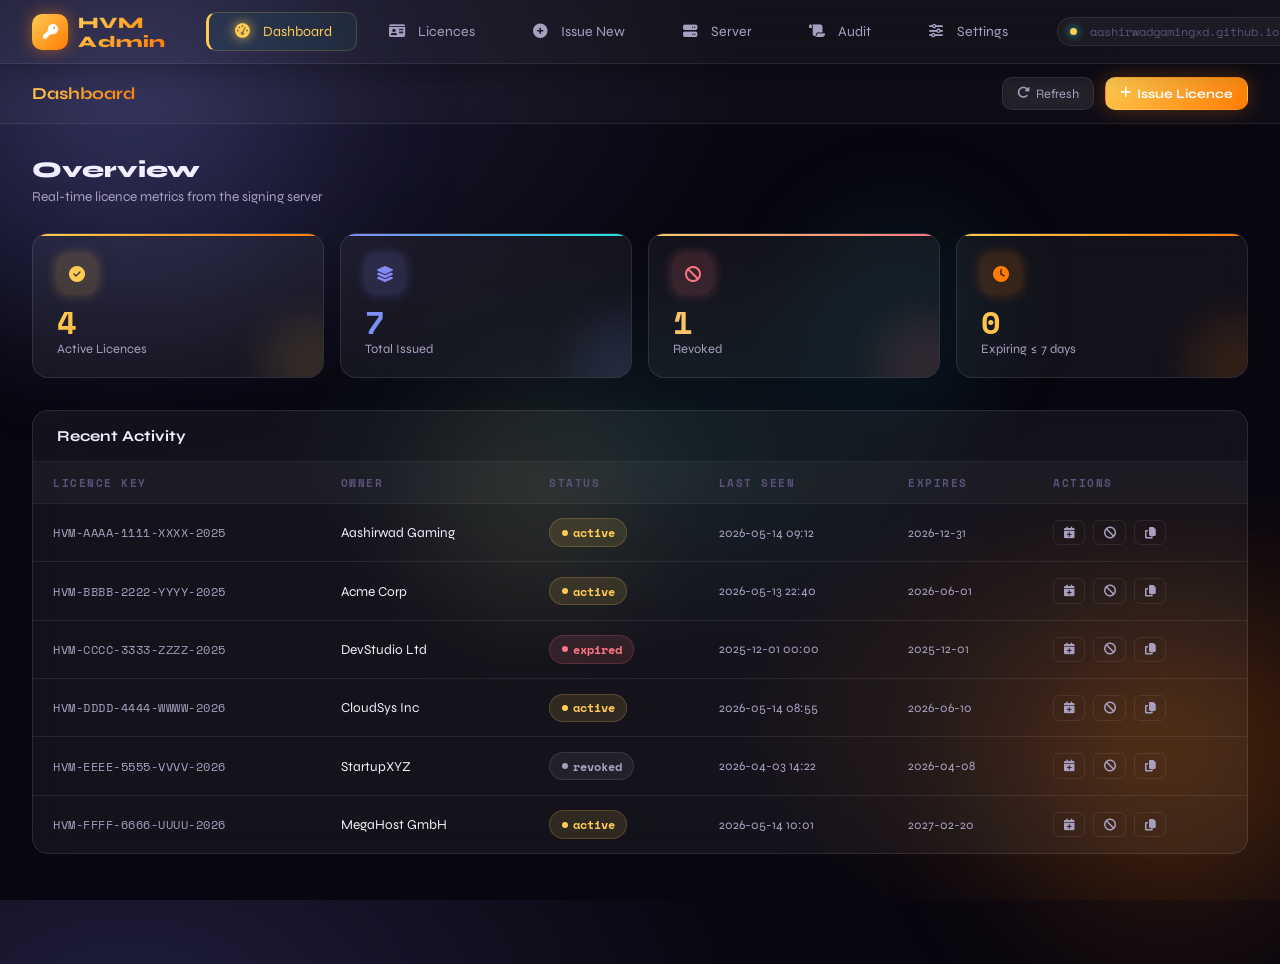
<file: index.html>
<!DOCTYPE html>
<html lang="en">
<head>
  <meta charset="UTF-8" />
  <meta name="viewport" content="width=device-width, initial-scale=1.0" />
  <title>HVM License Admin — Control Centre</title>
  <link rel="preconnect" href="https://fonts.googleapis.com" />
  <link href="https://fonts.googleapis.com/css2?family=Space+Mono:wght@400;700&family=Syne:wght@400;600;700;800&display=swap" rel="stylesheet" />
  <link rel="stylesheet" href="https://cdnjs.cloudflare.com/ajax/libs/font-awesome/6.5.0/css/all.min.css" />
  <style>
    /* ─── RESET & ROOT ─────────────────────────────────────── */
    *, *::before, *::after { box-sizing: border-box; margin: 0; padding: 0; }

    :root {
      --bg:        #08060f;
      --surface:   rgba(255,255,255,.04);
      --card:      rgba(255,255,255,.06);
      --line:      rgba(255,255,255,.08);
      --accent:    #FFCB52;
      --accent2:   #FF7B02;
      --pink:      #FC7683;
      --yellow:    #FACD68;
      --purple:    #8588F7;
      --teal:      #1DE5E2;
      --danger:    #FC7683;
      --warn:      #FFCB52;
      --txt:       #f0eeff;
      --txt2:      #a89fc0;
      --txt3:      #5a527a;
      --radius:    16px;
      --mono:      'Space Mono', monospace;
      --sans:      'Syne', sans-serif;
      --g1:        linear-gradient(135deg, #FACD68, #FC7683);
      --g2:        linear-gradient(135deg, #FFCB52, #FF7B02);
      --g3:        linear-gradient(135deg, #8588F7, #1DE5E2);
    }

    html { height: 100%; scroll-behavior: smooth; }

    body {
      background: var(--bg);
      background-image:
        radial-gradient(ellipse 80% 60% at 10% 10%, rgba(133,136,247,.18) 0%, transparent 60%),
        radial-gradient(ellipse 60% 50% at 90% 80%, rgba(255,123,2,.15) 0%, transparent 55%),
        radial-gradient(ellipse 50% 40% at 50% 50%, rgba(29,229,226,.08) 0%, transparent 60%);
      color: var(--txt);
      font-family: var(--sans);
      min-height: 100vh;
      overflow-x: hidden;
    }

    /* ─── AMBIENT CIRCLES ────────────────────────────────────  */
    body::before, body::after {
      content: '';
      position: fixed; border-radius: 50%; pointer-events: none; z-index: 0;
      filter: blur(80px); opacity: .25;
    }
    body::before {
      width: 500px; height: 500px;
      background: radial-gradient(circle, #8588F7, transparent 70%);
      top: -120px; left: -120px;
      animation: drift1 12s ease-in-out infinite alternate;
    }
    body::after {
      width: 420px; height: 420px;
      background: radial-gradient(circle, #FF7B02, transparent 70%);
      bottom: -100px; right: -100px;
      animation: drift2 14s ease-in-out infinite alternate;
    }
    @keyframes drift1 { from{transform:translate(0,0)} to{transform:translate(60px,40px)} }
    @keyframes drift2 { from{transform:translate(0,0)} to{transform:translate(-50px,-30px)} }

    /* ─── EXTRA CIRCLE DECORATIONS ───────────────────────────  */
    .circle-deco {
      position: fixed; border-radius: 50%; pointer-events: none; z-index: 0;
      filter: blur(60px); opacity: .15;
    }
    .circle-deco.c1 {
      width: 300px; height: 300px;
      background: radial-gradient(circle, #FACD68, transparent 70%);
      top: 40%; left: 30%;
      animation: drift1 10s ease-in-out infinite alternate;
    }
    .circle-deco.c2 {
      width: 250px; height: 250px;
      background: radial-gradient(circle, #1DE5E2, transparent 70%);
      top: 20%; right: 20%;
      animation: drift2 16s ease-in-out infinite alternate;
    }

    /* ─── NAVBAR (replaces sidebar on top) ──────────────────  */
    .navbar {
      position: fixed; top: 0; left: 0; right: 0;
      height: 64px;
      background: rgba(255,255,255,.05);
      backdrop-filter: blur(20px);
      -webkit-backdrop-filter: blur(20px);
      border-bottom: 1px solid rgba(255,255,255,.08);
      display: flex; align-items: center;
      padding: 0 2rem; gap: 1.5rem;
      z-index: 200;
      box-shadow: 0 4px 30px rgba(0,0,0,.3);
    }
    .navbar-brand {
      display: flex; align-items: center; gap: .65rem;
      margin-right: 1rem;
      text-decoration: none;
    }
    .navbar-icon {
      width: 36px; height: 36px; border-radius: 10px;
      background: var(--g2);
      display: flex; align-items: center; justify-content: center;
      font-size: .95rem; color: #fff; flex-shrink: 0;
      box-shadow: 0 0 16px rgba(255,123,2,.5);
    }
    .navbar-title {
      font-weight: 800; font-size: 1rem;
      background: var(--g2);
      -webkit-background-clip: text; -webkit-text-fill-color: transparent;
      letter-spacing: .5px;
    }
    .navbar-links {
      display: flex; align-items: center; gap: .25rem; flex: 1;
    }
    .nav-item {
      display: flex; align-items: center; gap: .5rem;
      padding: .5rem .9rem;
      border-radius: 10px;
      cursor: pointer;
      font-size: .85rem; color: var(--txt2);
      transition: all .2s;
      border: 1px solid transparent;
      user-select: none; white-space: nowrap;
    }
    .nav-item:hover {
      color: var(--txt);
      background: rgba(255,255,255,.06);
    }
    .nav-item.active {
      background: rgba(255,203,82,.08);
      border-color: rgba(255,203,82,.2);
      color: var(--accent);
    }
    .nav-item.active i { filter: drop-shadow(0 0 6px var(--accent)); }
    .nav-item i { font-size: .85rem; }
    .navbar-actions { display: flex; gap: .6rem; align-items: center; margin-left: auto; }
    .server-dot {
      display: inline-block; width: 7px; height: 7px;
      background: var(--teal); border-radius: 50%;
      box-shadow: 0 0 8px var(--teal);
      animation: blink 2s infinite;
    }
    .navbar-status {
      font-size: .72rem; font-family: var(--mono);
      color: var(--txt3); display: flex; align-items: center; gap: .4rem;
      padding: .3rem .75rem;
      background: rgba(255,255,255,.04);
      border: 1px solid var(--line); border-radius: 20px;
    }

    /* ─── SIDEBAR (hidden — replaced by navbar) ──────────────  */
    .sidebar {
      display: none;
    }

    .brand {
      padding: 1.75rem 1.5rem 1.5rem;
      border-bottom: 1px solid var(--line);
      margin-bottom: 1rem;
    }
    .brand-logo {
      display: flex; align-items: center; gap: .65rem;
    }
    .brand-icon {
      width: 36px; height: 36px;
      background: linear-gradient(135deg, var(--accent2), var(--accent));
      border-radius: 9px;
      display: flex; align-items: center; justify-content: center;
      font-size: .95rem; color: #fff;
      flex-shrink: 0;
    }
    .brand-name {
      font-weight: 800; font-size: 1.05rem;
      letter-spacing: .5px;
      background: linear-gradient(90deg, var(--accent), var(--accent2));
      -webkit-background-clip: text; -webkit-text-fill-color: transparent;
    }
    .brand-sub {
      font-size: .7rem; color: var(--txt3); margin-top: .2rem;
      font-family: var(--mono);
    }

    .nav-label {
      font-size: .65rem; font-family: var(--mono);
      color: var(--txt3); letter-spacing: 2px;
      padding: .6rem 1.5rem .3rem;
      text-transform: uppercase;
    }

    .nav-item {
      display: flex; align-items: center; gap: .75rem;
      padding: .65rem 1.5rem;
      cursor: pointer;
      border-left: 3px solid transparent;
      transition: all .2s;
      font-size: .88rem; color: var(--txt2);
      user-select: none;
    }
    .nav-item:hover { color: var(--txt); background: rgba(255,255,255,.03); }
    .nav-item.active {
      color: var(--accent);
      border-left-color: var(--accent);
      background: rgba(0,245,196,.05);
    }
    .nav-item i { width: 18px; text-align: center; font-size: .9rem; }

    .sidebar-footer {
      margin-top: auto; padding: 1rem 1.5rem;
      border-top: 1px solid var(--line);
      font-size: .75rem; color: var(--txt3);
      font-family: var(--mono);
    }
    .server-dot {
      display: inline-block; width: 7px; height: 7px;
      background: var(--accent); border-radius: 50%;
      margin-right: .4rem; vertical-align: middle;
      animation: blink 2s infinite;
    }
    @keyframes blink { 0%,100%{opacity:1} 50%{opacity:.3} }

    /* ─── MAIN ───────────────────────────────────────────────  */
    .main {
      margin-left: 0;
      margin-top: 64px;
      min-height: 100vh;
      position: relative; z-index: 1;
    }

    .topbar {
      height: 60px;
      display: flex; align-items: center; justify-content: space-between;
      padding: 0 2rem;
      border-bottom: 1px solid var(--line);
      background: rgba(255,255,255,.03);
      backdrop-filter: blur(10px);
      position: sticky; top: 64px; z-index: 50;
    }
    .topbar-title { font-size: 1.05rem; font-weight: 700; }
    .topbar-title span {
      background: var(--g2);
      -webkit-background-clip: text; -webkit-text-fill-color: transparent;
    }
    .topbar-actions { display: flex; gap: .75rem; align-items: center; }
    .tb-btn {
      background: rgba(255,255,255,.06);
      border: 1px solid rgba(255,255,255,.1);
      color: var(--txt2);
      padding: .45rem .85rem;
      border-radius: 10px;
      font-family: var(--sans);
      font-size: .8rem; cursor: pointer;
      display: flex; align-items: center; gap: .4rem;
      transition: all .2s;
      backdrop-filter: blur(6px);
    }
    .tb-btn:hover { color: var(--txt); border-color: rgba(255,203,82,.3); }
    .tb-btn.primary {
      background: var(--g2);
      border-color: transparent; color: #fff; font-weight: 700;
      box-shadow: 0 0 20px rgba(255,123,2,.3);
    }
    .tb-btn.primary:hover { transform: translateY(-1px); box-shadow: 0 0 28px rgba(255,123,2,.5); }

    /* ─── PAGES ──────────────────────────────────────────────  */
    .page { display: none; padding: 2rem; }
    .page.active { display: block; }

    /* ─── SECTION HEADER ─────────────────────────────────────  */
    .sec-head {
      display: flex; align-items: flex-start; justify-content: space-between;
      margin-bottom: 1.75rem; gap: 1rem; flex-wrap: wrap;
    }
    .sec-head h2 { font-size: 1.4rem; font-weight: 800; }
    .sec-head p { font-size: .85rem; color: var(--txt2); margin-top: .3rem; }

    /* ─── STAT CARDS ─────────────────────────────────────────  */
    .stats-grid {
      display: grid;
      grid-template-columns: repeat(auto-fit, minmax(200px, 1fr));
      gap: 1rem;
      margin-bottom: 2rem;
    }
    .stat-card {
      background: rgba(255,255,255,.05);
      backdrop-filter: blur(16px);
      -webkit-backdrop-filter: blur(16px);
      border: 1px solid rgba(255,255,255,.1);
      border-radius: var(--radius);
      padding: 1.25rem 1.5rem;
      position: relative; overflow: hidden;
      transition: transform .2s, box-shadow .2s;
    }
    .stat-card:hover { transform: translateY(-3px); }
    .stat-card::before {
      content: '';
      position: absolute; top: 0; left: 0; right: 0; height: 2px;
      border-radius: var(--radius) var(--radius) 0 0;
    }
    .stat-card::after {
      content: '';
      position: absolute; bottom: -40px; right: -40px;
      width: 100px; height: 100px; border-radius: 50%;
      opacity: .12; filter: blur(20px);
    }
    .stat-card.green::before { background: var(--g2); }
    .stat-card.green::after  { background: var(--accent); }
    .stat-card.green:hover   { box-shadow: 0 0 30px rgba(255,203,82,.15); }
    .stat-card.blue::before  { background: var(--g3); }
    .stat-card.blue::after   { background: var(--purple); }
    .stat-card.blue:hover    { box-shadow: 0 0 30px rgba(133,136,247,.15); }
    .stat-card.red::before   { background: var(--g1); }
    .stat-card.red::after    { background: var(--pink); }
    .stat-card.red:hover     { box-shadow: 0 0 30px rgba(252,118,131,.15); }
    .stat-card.orange::before { background: var(--g2); }
    .stat-card.orange::after  { background: var(--accent2); }
    .stat-card.orange:hover   { box-shadow: 0 0 30px rgba(255,123,2,.15); }

    .stat-icon {
      width: 40px; height: 40px; border-radius: 10px;
      display: flex; align-items: center; justify-content: center;
      font-size: 1rem; margin-bottom: .75rem;
    }
    .stat-card.green .stat-icon  { background: rgba(255,203,82,.15); color: var(--accent); box-shadow: 0 0 12px rgba(255,203,82,.3); }
    .stat-card.blue .stat-icon   { background: rgba(133,136,247,.15); color: var(--purple); box-shadow: 0 0 12px rgba(133,136,247,.3); }
    .stat-card.red .stat-icon    { background: rgba(252,118,131,.15); color: var(--pink); box-shadow: 0 0 12px rgba(252,118,131,.3); }
    .stat-card.orange .stat-icon { background: rgba(255,123,2,.15); color: var(--accent2); box-shadow: 0 0 12px rgba(255,123,2,.3); }

    .stat-num {
      font-size: 2rem; font-weight: 800; line-height: 1;
      font-family: var(--mono); margin-bottom: .2rem;
    }
    .stat-card.green .stat-num  { background: var(--g2); -webkit-background-clip: text; -webkit-text-fill-color: transparent; }
    .stat-card.blue .stat-num   { background: var(--g3); -webkit-background-clip: text; -webkit-text-fill-color: transparent; }
    .stat-card.red .stat-num    { background: var(--g1); -webkit-background-clip: text; -webkit-text-fill-color: transparent; }
    .stat-card.orange .stat-num { background: var(--g2); -webkit-background-clip: text; -webkit-text-fill-color: transparent; }
    .stat-lbl { font-size: .8rem; color: var(--txt2); }

    /* ─── TABLE ──────────────────────────────────────────────  */
    .table-wrap {
      background: rgba(255,255,255,.05);
      backdrop-filter: blur(16px);
      -webkit-backdrop-filter: blur(16px);
      border: 1px solid rgba(255,255,255,.1);
      border-radius: var(--radius);
      overflow: hidden;
    }
    .table-header {
      padding: 1rem 1.5rem;
      border-bottom: 1px solid rgba(255,255,255,.07);
      display: flex; align-items: center; justify-content: space-between;
      gap: 1rem; flex-wrap: wrap;
    }
    .table-title { font-weight: 700; font-size: .95rem; }
    .search-wrap {
      position: relative;
    }
    .search-wrap input {
      background: rgba(255,255,255,.03);
      border: 1px solid var(--line);
      border-radius: 8px;
      color: var(--txt);
      padding: .5rem .85rem .5rem 2.25rem;
      font-family: var(--mono);
      font-size: .8rem; width: 220px;
      transition: border-color .2s;
    }
    .search-wrap input:focus { outline: none; border-color: var(--accent2); }
    .search-wrap i {
      position: absolute; left: .75rem; top: 50%;
      transform: translateY(-50%); color: var(--txt3); font-size: .8rem;
    }

    table { width: 100%; border-collapse: collapse; }
    thead th {
      text-align: left; padding: .75rem 1.25rem;
      font-size: .7rem; font-family: var(--mono);
      color: var(--txt3); letter-spacing: 1.5px; text-transform: uppercase;
      border-bottom: 1px solid var(--line);
      background: rgba(255,255,255,.03);
    }
    tbody tr { border-bottom: 1px solid var(--line); transition: background .15s; }
    tbody tr:last-child { border-bottom: none; }
    tbody tr:hover { background: rgba(255,255,255,.02); }
    tbody td { padding: .9rem 1.25rem; font-size: .85rem; }

    .badge {
      display: inline-flex; align-items: center; gap: .35rem;
      padding: .3rem .7rem; border-radius: 20px;
      font-size: .72rem; font-family: var(--mono); font-weight: 700;
    }
    .badge.active   { background: rgba(255,203,82,.12); color: var(--accent); border: 1px solid rgba(255,203,82,.2); }
    .badge.expired  { background: rgba(252,118,131,.12); color: var(--pink); border: 1px solid rgba(252,118,131,.2); }
    .badge.pending  { background: rgba(133,136,247,.12); color: var(--purple); border: 1px solid rgba(133,136,247,.2); }
    .badge.revoked  { background: rgba(255,255,255,.06); color: var(--txt2); border: 1px solid rgba(255,255,255,.1); }
    .badge-dot { width: 6px; height: 6px; border-radius: 50%; background: currentColor; }

    .key-mono {
      font-family: var(--mono); font-size: .78rem;
      color: var(--txt2); letter-spacing: .5px;
    }
    .action-btn {
      background: none; border: 1px solid var(--line);
      border-radius: 6px; color: var(--txt2);
      padding: .3rem .6rem; cursor: pointer;
      font-size: .75rem; transition: all .2s;
      margin-right: .3rem;
    }
    .action-btn:hover { color: var(--txt); border-color: var(--txt2); }
    .action-btn.danger:hover { color: var(--danger); border-color: var(--danger); }
    .action-btn.success:hover { color: var(--accent); border-color: var(--accent); }

    /* ─── MODAL ──────────────────────────────────────────────  */
    .modal-bg {
      display: none; position: fixed; inset: 0;
      background: rgba(0,0,0,.7);
      backdrop-filter: blur(4px);
      z-index: 200;
      align-items: center; justify-content: center;
    }
    .modal-bg.open { display: flex; }
    .modal {
      background: rgba(20,15,35,.85);
      backdrop-filter: blur(24px);
      -webkit-backdrop-filter: blur(24px);
      border: 1px solid rgba(255,255,255,.12);
      border-radius: 20px;
      padding: 2rem;
      width: 100%; max-width: 480px;
      position: relative;
      animation: popIn .25s cubic-bezier(.34,1.56,.64,1);
      box-shadow: 0 0 60px rgba(133,136,247,.15), 0 20px 60px rgba(0,0,0,.5);
    }
    @keyframes popIn {
      from { transform: scale(.92); opacity: 0; }
      to   { transform: scale(1);   opacity: 1; }
    }
    .modal-close {
      position: absolute; top: 1rem; right: 1rem;
      background: none; border: none; color: var(--txt2);
      font-size: 1.1rem; cursor: pointer; transition: color .2s;
    }
    .modal-close:hover { color: var(--txt); }
    .modal h3 { font-size: 1.15rem; font-weight: 800; margin-bottom: .5rem; }
    .modal p  { font-size: .85rem; color: var(--txt2); margin-bottom: 1.25rem; }

    .form-field { margin-bottom: 1.1rem; }
    .form-field label {
      display: block; font-size: .78rem; color: var(--txt2);
      font-family: var(--mono); margin-bottom: .4rem; text-transform: uppercase; letter-spacing: 1px;
    }
    .form-field input, .form-field select, .form-field textarea {
      width: 100%;
      background: rgba(255,255,255,.06);
      border: 1px solid rgba(255,255,255,.1);
      border-radius: 10px;
      color: var(--txt); padding: .7rem 1rem;
      font-family: var(--mono); font-size: .85rem;
      transition: all .2s;
      backdrop-filter: blur(6px);
    }
    .form-field input:focus, .form-field select:focus, .form-field textarea:focus {
      outline: none;
      border-color: rgba(255,203,82,.4);
      box-shadow: 0 0 0 3px rgba(255,203,82,.1), 0 0 20px rgba(255,203,82,.1);
    }
    .form-field select option { background: var(--surface); }
    .form-row { display: grid; grid-template-columns: 1fr 1fr; gap: .75rem; }

    .modal-actions { display: flex; gap: .75rem; justify-content: flex-end; margin-top: 1.5rem; }
    .btn-cancel {
      background: rgba(255,255,255,.03); border: 1px solid var(--line);
      color: var(--txt2); padding: .6rem 1.2rem; border-radius: 8px;
      font-family: var(--sans); cursor: pointer; font-size: .85rem;
      transition: all .2s;
    }
    .btn-cancel:hover { color: var(--txt); }
    .btn-create {
      background: var(--g2);
      border: none; color: #fff; padding: .6rem 1.4rem; border-radius: 10px;
      font-family: var(--sans); font-weight: 700; cursor: pointer; font-size: .85rem;
      transition: all .2s;
      box-shadow: 0 0 20px rgba(255,123,2,.25);
    }
    .btn-create:hover { transform: translateY(-2px); box-shadow: 0 0 32px rgba(255,123,2,.45); }

    /* ─── GENERATED KEY DISPLAY ──────────────────────────────  */
    .key-display {
      background: rgba(255,203,82,.06);
      border: 1px solid rgba(255,203,82,.3);
      border-radius: 12px;
      padding: 1rem 1.25rem;
      font-family: var(--mono);
      font-size: .85rem;
      color: var(--accent);
      letter-spacing: 1px;
      word-break: break-all;
      margin-bottom: 1rem;
      position: relative;
      box-shadow: 0 0 20px rgba(255,203,82,.1);
    }
    .copy-btn {
      position: absolute; right: .75rem; top: .75rem;
      background: rgba(255,203,82,.1); border: 1px solid rgba(255,203,82,.3);
      border-radius: 6px; padding: .25rem .55rem;
      font-size: .7rem; color: var(--accent); cursor: pointer;
      transition: all .2s; font-family: var(--sans);
    }
    .copy-btn:hover { background: rgba(255,203,82,.25); box-shadow: 0 0 10px rgba(255,203,82,.2); }

    /* ─── SERVER STATUS ──────────────────────────────────────  */
    .status-grid {
      display: grid; grid-template-columns: repeat(auto-fit, minmax(280px, 1fr));
      gap: 1rem; margin-bottom: 2rem;
    }
    .status-card {
      background: rgba(255,255,255,.05);
      backdrop-filter: blur(16px);
      border: 1px solid rgba(255,255,255,.1);
      border-radius: var(--radius); padding: 1.5rem;
    }
    .status-card h4 {
      font-size: .8rem; font-family: var(--mono);
      color: var(--txt3); text-transform: uppercase; letter-spacing: 1.5px;
      margin-bottom: 1rem;
    }
    .status-row {
      display: flex; justify-content: space-between; align-items: center;
      padding: .5rem 0; border-bottom: 1px solid var(--line);
      font-size: .83rem;
    }
    .status-row:last-child { border-bottom: none; }
    .status-row .lbl { color: var(--txt2); }
    .status-row .val { font-family: var(--mono); color: var(--txt); }
    .status-row .val.green { color: var(--accent); }
    .status-row .val.red   { color: var(--danger); }

    /* ─── TOAST ──────────────────────────────────────────────  */
    .toast-container {
      position: fixed; bottom: 2rem; right: 2rem;
      display: flex; flex-direction: column; gap: .5rem;
      z-index: 999;
    }
    .toast {
      background: rgba(20,15,35,.9);
      backdrop-filter: blur(20px);
      border: 1px solid rgba(255,255,255,.12);
      border-radius: 12px; padding: .8rem 1.2rem;
      display: flex; align-items: center; gap: .75rem;
      font-size: .85rem; min-width: 260px;
      animation: slideUp .3s ease;
      box-shadow: 0 8px 32px rgba(0,0,0,.5);
    }
    @keyframes slideUp {
      from { transform: translateY(20px); opacity: 0; }
      to   { transform: translateY(0);    opacity: 1; }
    }
    .toast.success { border-left: 3px solid var(--accent); box-shadow: 0 8px 32px rgba(255,203,82,.15); }
    .toast.error   { border-left: 3px solid var(--pink);   box-shadow: 0 8px 32px rgba(252,118,131,.15); }
    .toast i { font-size: 1rem; }
    .toast.success i { color: var(--accent); filter: drop-shadow(0 0 6px var(--accent)); }
    .toast.error   i { color: var(--pink);   filter: drop-shadow(0 0 6px var(--pink)); }

    /* ─── EMPTY STATE ────────────────────────────────────────  */
    .empty {
      text-align: center; padding: 4rem 2rem;
      color: var(--txt3); font-size: .9rem;
    }
    .empty i { font-size: 2.5rem; margin-bottom: .75rem; display: block; }

    /* ─── RESPONSIVE ─────────────────────────────────────────  */
    @media (max-width: 900px) {
      .navbar-status { display: none; }
      .nav-item span { display: none; }
      .nav-item { padding: .5rem .65rem; }
      .navbar-title { display: none; }
    }
    @media (max-width: 600px) {
      .navbar { padding: 0 1rem; gap: .5rem; }
      .page { padding: 1rem; }
      .form-row { grid-template-columns: 1fr; }
    }
  </style>
</head>
<body>

<!-- ═══ CIRCLE DECORATIONS ═══ -->
<div class="circle-deco c1"></div>
<div class="circle-deco c2"></div>

<!-- ════════════════════ NAVBAR ════════════════════ -->
<nav class="navbar">
  <a class="navbar-brand">
    <div class="navbar-icon"><i class="fas fa-key"></i></div>
    <div class="navbar-title">HVM Admin</div>
  </a>

  <div class="navbar-links">
    <div class="nav-item active" onclick="goto('dashboard')"><i class="fas fa-gauge-high"></i><span>Dashboard</span></div>
    <div class="nav-item" onclick="goto('licences')"><i class="fas fa-id-card"></i><span>Licences</span></div>
    <div class="nav-item" onclick="goto('issue')"><i class="fas fa-plus-circle"></i><span>Issue New</span></div>
    <div class="nav-item" onclick="goto('server')"><i class="fas fa-server"></i><span>Server</span></div>
    <div class="nav-item" onclick="goto('audit')"><i class="fas fa-scroll"></i><span>Audit</span></div>
    <div class="nav-item" onclick="goto('settings')"><i class="fas fa-sliders"></i><span>Settings</span></div>
  </div>

  <div class="navbar-actions">
    <div class="navbar-status">
      <span class="server-dot"></span>aashirwadgamingxd.github.io
    </div>
  </div>
</nav>

<!-- ════════════════════ MAIN ════════════════════════ -->
<main class="main">
  <div class="topbar">
    <div class="topbar-title"><span id="pageTitle">Dashboard</span></div>
    <div class="topbar-actions">
      <button class="tb-btn" onclick="refreshData()"><i class="fas fa-rotate-right"></i> Refresh</button>
      <button class="tb-btn primary" onclick="openIssueModal()"><i class="fas fa-plus"></i> Issue Licence</button>
    </div>
  </div>

  <!-- ── DASHBOARD ── -->
  <div class="page active" id="page-dashboard">
    <div class="sec-head">
      <div>
        <h2>Overview</h2>
        <p>Real-time licence metrics from the signing server</p>
      </div>
    </div>

    <div class="stats-grid">
      <div class="stat-card green">
        <div class="stat-icon"><i class="fas fa-check-circle"></i></div>
        <div class="stat-num" id="s-active">—</div>
        <div class="stat-lbl">Active Licences</div>
      </div>
      <div class="stat-card blue">
        <div class="stat-icon"><i class="fas fa-layer-group"></i></div>
        <div class="stat-num" id="s-total">—</div>
        <div class="stat-lbl">Total Issued</div>
      </div>
      <div class="stat-card red">
        <div class="stat-icon"><i class="fas fa-ban"></i></div>
        <div class="stat-num" id="s-revoked">—</div>
        <div class="stat-lbl">Revoked</div>
      </div>
      <div class="stat-card orange">
        <div class="stat-icon"><i class="fas fa-clock"></i></div>
        <div class="stat-num" id="s-expiring">—</div>
        <div class="stat-lbl">Expiring ≤ 7 days</div>
      </div>
    </div>

    <div class="table-wrap">
      <div class="table-header">
        <div class="table-title">Recent Activity</div>
      </div>
      <table>
        <thead>
          <tr>
            <th>Licence Key</th>
            <th>Owner</th>
            <th>Status</th>
            <th>Last Seen</th>
            <th>Expires</th>
            <th>Actions</th>
          </tr>
        </thead>
        <tbody id="dash-table-body"></tbody>
      </table>
    </div>
  </div>

  <!-- ── LICENCES ── -->
  <div class="page" id="page-licences">
    <div class="sec-head">
      <div>
        <h2>All Licences</h2>
        <p>Browse, search and manage every issued key</p>
      </div>
    </div>

    <div class="table-wrap">
      <div class="table-header">
        <div class="table-title">Licence Registry</div>
        <div class="search-wrap">
          <i class="fas fa-search"></i>
          <input type="text" id="searchInput" placeholder="Search key / owner..." oninput="filterTable()" />
        </div>
      </div>
      <table>
        <thead>
          <tr>
            <th>Licence Key</th>
            <th>Owner</th>
            <th>Type</th>
            <th>Max Activations</th>
            <th>Status</th>
            <th>Expires</th>
            <th>Actions</th>
          </tr>
        </thead>
        <tbody id="lic-table-body"></tbody>
      </table>
    </div>
  </div>

  <!-- ── ISSUE NEW ── -->
  <div class="page" id="page-issue">
    <div class="sec-head">
      <div>
        <h2>Issue New Licence</h2>
        <p>Generate a licence key + JSON file &rarr; commit to GitHub &rarr; client activates instantly</p>
      </div>
    </div>

    <!-- HOW IT WORKS BANNER -->
    <div style="background:rgba(59,110,255,.08);border:1px solid rgba(59,110,255,.25);border-radius:var(--radius);padding:1.1rem 1.4rem;margin-bottom:1.75rem;max-width:860px;">
      <div style="font-size:.78rem;font-family:var(--mono);color:var(--accent2);letter-spacing:1.5px;text-transform:uppercase;margin-bottom:.7rem;">
        <i class="fas fa-circle-info"></i>&nbsp; GitHub Pages Workflow
      </div>
      <div style="display:grid;grid-template-columns:repeat(auto-fit,minmax(180px,1fr));gap:.75rem;">
        <div style="display:flex;align-items:flex-start;gap:.6rem;">
          <span style="background:var(--accent2);color:#fff;border-radius:50%;width:22px;height:22px;display:flex;align-items:center;justify-content:center;font-size:.7rem;font-weight:800;flex-shrink:0;margin-top:.1rem;">1</span>
          <span style="font-size:.82rem;color:var(--txt2);">Fill the form &amp; click <b style="color:var(--txt);">Generate</b> &mdash; a signed <code style="font-size:.75rem;color:var(--accent);">.json</code> envelope is created in the browser</span>
        </div>
        <div style="display:flex;align-items:flex-start;gap:.6rem;">
          <span style="background:var(--accent2);color:#fff;border-radius:50%;width:22px;height:22px;display:flex;align-items:center;justify-content:center;font-size:.7rem;font-weight:800;flex-shrink:0;margin-top:.1rem;">2</span>
          <span style="font-size:.82rem;color:var(--txt2);">Download the file. Place it in your repo at the exact path shown</span>
        </div>
        <div style="display:flex;align-items:flex-start;gap:.6rem;">
          <span style="background:var(--accent2);color:#fff;border-radius:50%;width:22px;height:22px;display:flex;align-items:center;justify-content:center;font-size:.7rem;font-weight:800;flex-shrink:0;margin-top:.1rem;">3</span>
          <span style="font-size:.82rem;color:var(--txt2);">Commit &amp; push &mdash; GitHub Pages serves it. Client validates within seconds</span>
        </div>
        <div style="display:flex;align-items:flex-start;gap:.6rem;">
          <span style="background:rgba(255,69,69,.15);color:#fff;border-radius:50%;width:22px;height:22px;display:flex;align-items:center;justify-content:center;font-size:.7rem;font-weight:800;flex-shrink:0;margin-top:.1rem;">4</span>
          <span style="font-size:.82rem;color:var(--txt2);">To <b style="color:var(--danger);">revoke</b>: delete the file from the repo &amp; push. Client deactivates on next check</span>
        </div>
      </div>
    </div>

    <div style="display:grid;grid-template-columns:1fr 1fr;gap:1.25rem;max-width:900px;">

      <!-- FORM -->
      <div class="table-wrap" style="padding:1.5rem;">
        <div style="font-size:.78rem;font-family:var(--mono);color:var(--txt3);text-transform:uppercase;letter-spacing:1.5px;margin-bottom:1rem;">Licence Details</div>

        <div class="form-field">
          <label>Licence Key</label>
          <div style="display:flex;gap:.5rem;">
            <input type="text" id="i-key" placeholder="HVM-XXXX-XXXX-XXXX-2026" style="flex:1;" />
            <button onclick="genKey()" style="background:var(--surface);border:1px solid var(--line);border-radius:8px;color:var(--txt2);padding:0 .75rem;cursor:pointer;font-size:.85rem;" title="Auto-generate key">
              <i class="fas fa-dice"></i>
            </button>
          </div>
        </div>

        <div class="form-row">
          <div class="form-field">
            <label>Owner Name</label>
            <input type="text" id="i-owner" placeholder="e.g. Acme Corp" />
          </div>
          <div class="form-field">
            <label>Owner Email</label>
            <input type="email" id="i-email" placeholder="admin@acme.com" />
          </div>
        </div>

        <div class="form-row">
          <div class="form-field">
            <label>Licence Type</label>
            <select id="i-type">
              <option value="single">Single (1 machine)</option>
              <option value="multi">Multi (up to limit)</option>
              <option value="unlimited">Unlimited</option>
              <option value="trial">Trial (7 days)</option>
            </select>
          </div>
          <div class="form-field">
            <label>Max Activations</label>
            <input type="number" id="i-max" value="1" min="1" />
          </div>
        </div>

        <div class="form-field">
          <label>Expiry Date</label>
          <input type="date" id="i-expiry" />
        </div>

        <div class="form-field">
          <label>Notes (optional)</label>
          <input type="text" id="i-notes" placeholder="Internal notes..." />
        </div>

        <button class="btn-create" style="width:100%;padding:.8rem;margin-top:.25rem;" onclick="issueLicence()">
          <i class="fas fa-key"></i>&nbsp; Generate Licence File
        </button>
      </div>

      <!-- OUTPUT -->
      <div style="display:flex;flex-direction:column;gap:1rem;">
        <div class="table-wrap" style="padding:1.25rem;">
          <div style="font-size:.78rem;font-family:var(--mono);color:var(--txt3);text-transform:uppercase;letter-spacing:1.5px;margin-bottom:.85rem;">Output</div>

          <div id="outputEmpty" style="color:var(--txt3);font-size:.85rem;text-align:center;padding:2.5rem 0;">
            <i class="fas fa-arrow-left" style="margin-right:.4rem;"></i> Fill the form and click Generate
          </div>

          <div id="outputFilled" style="display:none;">
            <div style="font-size:.72rem;font-family:var(--mono);color:var(--txt3);text-transform:uppercase;letter-spacing:1px;margin-bottom:.3rem;">Licence Key (send to customer)</div>
            <div class="key-display" style="margin-bottom:.9rem;padding-right:2.5rem;">
              <button class="copy-btn" onclick="copyText(document.getElementById('outKey').textContent)"><i class="fas fa-copy"></i></button>
              <span id="outKey" style="word-break:break-all;font-size:.8rem;"></span>
            </div>

            <div style="font-size:.72rem;font-family:var(--mono);color:var(--txt3);text-transform:uppercase;letter-spacing:1px;margin-bottom:.3rem;">Commit this file to your GitHub repo</div>
            <div style="background:var(--surface);border:1px solid var(--line);border-radius:8px;padding:.6rem .9rem;font-family:var(--mono);font-size:.76rem;color:var(--accent);word-break:break-all;margin-bottom:1rem;position:relative;padding-right:2.5rem;">
              <button class="copy-btn" style="top:.5rem;right:.5rem;" onclick="copyText(document.getElementById('outPath').textContent)"><i class="fas fa-copy"></i></button>
              <span id="outPath"></span>
            </div>

            <div style="display:grid;grid-template-columns:1fr 1fr;gap:.5rem;margin-bottom:.75rem;">
              <button class="btn-create" style="padding:.7rem;" onclick="downloadJSON()">
                <i class="fas fa-download"></i>&nbsp; Download
              </button>
              <button class="btn-create" style="padding:.7rem;background:linear-gradient(135deg,#238636,#1a6e2c);" onclick="pushToGitHub()" id="pushBtn">
                <i class="fab fa-github"></i>&nbsp; Push to GitHub
              </button>
            </div>

            <div id="pushStatus" style="display:none;padding:.75rem;border-radius:9px;font-size:.78rem;margin-bottom:.75rem;"></div>

            <div style="padding:.75rem;background:rgba(0,245,196,.06);border:1px solid rgba(0,245,196,.2);border-radius:9px;font-size:.78rem;color:var(--txt2);">
              <i class="fas fa-circle-check" style="color:var(--accent);margin-right:.4rem;"></i>
              Push directly to <code style="color:var(--accent);">licenses/</code> in your GitHub repo. Client validates within seconds of the push.
            </div>
          </div>
        </div>

        <div class="table-wrap" style="padding:1.25rem;display:none;" id="emailBox">
          <div style="font-size:.78rem;font-family:var(--mono);color:var(--txt3);text-transform:uppercase;letter-spacing:1.5px;margin-bottom:.75rem;">Email Template</div>
          <textarea id="emailPreview" rows="7" style="width:100%;background:var(--surface);border:1px solid var(--line);border-radius:8px;color:var(--txt2);padding:.75rem;font-family:var(--mono);font-size:.74rem;resize:vertical;"></textarea>
          <button onclick="copyText(document.getElementById('emailPreview').value)" class="tb-btn" style="margin-top:.5rem;width:100%;justify-content:center;">
            <i class="fas fa-copy"></i>&nbsp; Copy Email Template
          </button>
        </div>
      </div>

    </div>
  </div>

  <!-- ── SERVER STATUS ── -->
  <div class="page" id="page-server">
    <div class="sec-head">
      <div>
        <h2>Server Status</h2>
        <p>Ed25519 signing server health &amp; diagnostics</p>
      </div>
    </div>

    <div class="status-grid">
      <div class="status-card">
        <h4>Signing Server</h4>
        <div class="status-row"><span class="lbl">Endpoint</span><span class="val">aashirwadgamingxd.github.io</span></div>
        <div class="status-row"><span class="lbl">Protocol</span><span class="val">HTTPS / Ed25519</span></div>
        <div class="status-row"><span class="lbl">Status</span><span class="val green" id="srv-status">Checking…</span></div>
        <div class="status-row"><span class="lbl">Latency</span><span class="val" id="srv-latency">—</span></div>
        <div class="status-row"><span class="lbl">Last checked</span><span class="val" id="srv-checked">—</span></div>
      </div>
      <div class="status-card">
        <h4>Key Info</h4>
        <div class="status-row"><span class="lbl">Algorithm</span><span class="val">Ed25519</span></div>
        <div class="status-row"><span class="lbl">Recheck interval</span><span class="val">5 min</span></div>
        <div class="status-row"><span class="lbl">Max envelope age</span><span class="val">15 min</span></div>
        <div class="status-row"><span class="lbl">Network grace</span><span class="val">3 failures</span></div>
        <div class="status-row"><span class="lbl">HTTP timeout</span><span class="val">15 s</span></div>
      </div>
      <div class="status-card">
        <h4>Panel Config</h4>
        <div class="status-row"><span class="lbl">Server URL</span><span class="val" style="font-size:.72rem;">https://aashirwadgamingxd.github.io/Aashirwadgamingxd</span></div>
        <div class="status-row"><span class="lbl">Panel version</span><span class="val" id="srv-ver">—</span></div>
        <div class="status-row"><span class="lbl">DB path</span><span class="val">hvm.db</span></div>
        <div class="status-row"><span class="lbl">Fingerprint</span><span class="val" style="font-size:.68rem;word-break:break-all;max-width:160px;" id="srv-fp">—</span></div>
      </div>
    </div>
  </div>

  <!-- ── AUDIT LOG ── -->
  <div class="page" id="page-audit">
    <div class="sec-head">
      <div>
        <h2>Audit Log</h2>
        <p>All activation, revalidation &amp; revocation events</p>
      </div>
    </div>
    <div class="table-wrap">
      <table>
        <thead>
          <tr><th>Timestamp</th><th>Event</th><th>Key (partial)</th><th>Machine ID</th><th>Result</th></tr>
        </thead>
        <tbody id="audit-body"></tbody>
      </table>
    </div>
  </div>

  <!-- ── SETTINGS ── -->
  <div class="page" id="page-settings">
    <div class="sec-head">
      <div>
        <h2>Settings</h2>
        <p>Admin panel configuration</p>
      </div>
    </div>
    <div style="max-width:500px;">
      <div class="table-wrap" style="padding:1.5rem;">
        <div style="font-size:.78rem;font-family:var(--mono);color:var(--accent2);letter-spacing:1.5px;text-transform:uppercase;margin-bottom:.85rem;padding:.6rem .9rem;background:rgba(59,110,255,.08);border:1px solid rgba(59,110,255,.2);border-radius:8px;">
          <i class="fas fa-github"></i>&nbsp; GitHub Push Settings
        </div>
        <div class="form-field">
          <label>GitHub Repository</label>
          <input type="text" id="cfg-repo" value="AASHIRWADGAMINGXD/Aashirwadgamingxd" placeholder="owner/repo" />
        </div>
        <div class="form-field">
          <label>GitHub Branch</label>
          <input type="text" id="cfg-branch" value="main" placeholder="main" />
        </div>
        <div class="form-field">
          <label>Personal Access Token (PAT)</label>
          <div style="position:relative;">
            <input type="password" id="cfg-pat" placeholder="Paste your new token here..." style="width:100%;padding-right:2.5rem;" />
            <button onclick="togglePAT()" style="position:absolute;right:.6rem;top:50%;transform:translateY(-50%);background:none;border:none;color:var(--txt2);cursor:pointer;font-size:.85rem;" title="Show/hide token"><i class="fas fa-eye" id="patEyeIcon"></i></button>
          </div>
          <div style="font-size:.72rem;color:var(--txt3);margin-top:.35rem;font-family:var(--mono);">Stored in localStorage only. Never sent anywhere except api.github.com.</div>
        </div>
        <div style="border-top:1px solid var(--line);margin:.85rem 0;"></div>
        <div class="form-field">
          <label>Admin Panel Title</label>
          <input type="text" id="cfg-title" value="HVM License Admin" />
        </div>
        <div class="form-field">
          <label>Default Expiry (days)</label>
          <input type="number" id="cfg-expiry" value="365" />
        </div>
        <div class="form-field">
          <label>Admin Email</label>
          <input type="email" id="cfg-email" value="admin@aashirwadgamingxd.github.io" />
        </div>
        <button class="btn-create" style="width:100%;padding:.75rem;margin-top:.5rem;" onclick="saveSettings()">
          <i class="fas fa-save"></i>&nbsp; Save Settings
        </button>
        <button onclick="testGitHub()" class="tb-btn" style="width:100%;justify-content:center;margin-top:.5rem;padding:.65rem;">
          <i class="fas fa-plug"></i>&nbsp; Test GitHub Connection
        </button>
      </div>
    </div>
  </div>

</main>

<!-- ════════════════════ REVOKE MODAL ════════════════════ -->
<div class="modal-bg" id="revokeModal">
  <div class="modal">
    <button class="modal-close" onclick="closeModal('revokeModal')"><i class="fas fa-times"></i></button>
    <h3>Revoke Licence</h3>
    <p>This will immediately deactivate the licence and prevent any future activations. This action cannot be undone.</p>
    <div class="form-field">
      <label>Reason for revocation</label>
      <input type="text" id="revokeReason" placeholder="e.g. Payment dispute, abuse..." />
    </div>
    <div class="modal-actions">
      <button class="btn-cancel" onclick="closeModal('revokeModal')">Cancel</button>
      <button class="btn-create" style="background:linear-gradient(135deg,#ff4545,#c71f1f);" onclick="confirmRevoke()">
        <i class="fas fa-ban"></i>&nbsp; Confirm Revoke
      </button>
    </div>
  </div>
</div>

<!-- ════════════════════ EXTEND MODAL ════════════════════ -->
<div class="modal-bg" id="extendModal">
  <div class="modal">
    <button class="modal-close" onclick="closeModal('extendModal')"><i class="fas fa-times"></i></button>
    <h3>Extend Licence</h3>
    <p>Choose a new expiry date for this licence.</p>
    <div class="form-field">
      <label>New Expiry Date</label>
      <input type="date" id="extendDate" />
    </div>
    <div class="modal-actions">
      <button class="btn-cancel" onclick="closeModal('extendModal')">Cancel</button>
      <button class="btn-create" onclick="confirmExtend()">
        <i class="fas fa-calendar-plus"></i>&nbsp; Extend
      </button>
    </div>
  </div>
</div>

<!-- ════════════════════ TOASTS ════════════════════ -->
<div class="toast-container" id="toastContainer"></div>

<script>
/* ─── DEMO DATA ────────────────────────────────────────────── */
const LICENCES = [
  { key:'HVM-AAAA-1111-XXXX-2025', owner:'Aashirwad Gaming', email:'admin@aashirwadgamingxd.github.io', type:'unlimited', max:99, status:'active', issued:'2025-01-10', expires:'2026-12-31', machine:'a1b2c3d4-...', lastSeen:'2026-05-14 09:12' },
  { key:'HVM-BBBB-2222-YYYY-2025', owner:'Acme Corp',       email:'admin@acme.com',       type:'multi',      max:5,   status:'active',  issued:'2025-03-01', expires:'2026-06-01', machine:'e5f6g7h8-...', lastSeen:'2026-05-13 22:40' },
  { key:'HVM-CCCC-3333-ZZZZ-2025', owner:'DevStudio Ltd',   email:'dev@studio.io',        type:'single',     max:1,   status:'expired', issued:'2024-12-01', expires:'2025-12-01', machine:'i9j0k1l2-...', lastSeen:'2025-12-01 00:00' },
  { key:'HVM-DDDD-4444-WWWW-2026', owner:'CloudSys Inc',    email:'it@cloudsys.com',      type:'multi',      max:3,   status:'active',  issued:'2026-01-15', expires:'2026-06-10', machine:'m3n4o5p6-...', lastSeen:'2026-05-14 08:55' },
  { key:'HVM-EEEE-5555-VVVV-2026', owner:'StartupXYZ',      email:'hello@xyz.io',         type:'trial',      max:1,   status:'revoked', issued:'2026-04-01', expires:'2026-04-08', machine:'q7r8s9t0-...', lastSeen:'2026-04-03 14:22' },
  { key:'HVM-FFFF-6666-UUUU-2026', owner:'MegaHost GmbH',   email:'admin@megahost.de',    type:'unlimited',  max:99,  status:'active',  issued:'2026-02-20', expires:'2027-02-20', machine:'u1v2w3x4-...', lastSeen:'2026-05-14 10:01' },
  { key:'HVM-GGGG-7777-TTTT-2026', owner:'ServerFarm AU',   email:'ops@sfarm.au',         type:'single',     max:1,   status:'pending', issued:'2026-05-12', expires:'2027-05-12', machine:'—',            lastSeen:'Never' },
];

const AUDIT = [
  { ts:'2026-05-14 10:01', event:'validate', key:'HVM-FFFF-6666-...', mid:'u1v2w3x4-...', result:'active' },
  { ts:'2026-05-14 09:12', event:'validate', key:'HVM-AAAA-1111-...', mid:'a1b2c3d4-...', result:'active' },
  { ts:'2026-05-14 08:55', event:'validate', key:'HVM-DDDD-4444-...', mid:'m3n4o5p6-...', result:'active' },
  { ts:'2026-05-13 22:40', event:'validate', key:'HVM-BBBB-2222-...', mid:'e5f6g7h8-...', result:'active' },
  { ts:'2026-05-12 15:30', event:'activate', key:'HVM-GGGG-7777-...', mid:'—',            result:'pending' },
  { ts:'2026-04-03 14:22', event:'revoke',   key:'HVM-EEEE-5555-...', mid:'q7r8s9t0-...', result:'revoked' },
  { ts:'2025-12-01 00:00', event:'expire',   key:'HVM-CCCC-3333-...', mid:'i9j0k1l2-...', result:'expired' },
];

let targetRevoke = null;
let targetExtend = null;

/* ─── NAVIGATION ───────────────────────────────────────────── */
function goto(id) {
  document.querySelectorAll('.page').forEach(p => p.classList.remove('active'));
  document.querySelectorAll('.nav-item').forEach(n => n.classList.remove('active'));
  document.getElementById('page-' + id).classList.add('active');
  document.querySelector(`.nav-item[onclick="goto('${id}')"]`).classList.add('active');
  const titles = { dashboard:'Dashboard', licences:'All Licences', issue:'Issue New Licence',
                   server:'Server Status', audit:'Audit Log', settings:'Settings' };
  document.getElementById('pageTitle').textContent = titles[id] || id;
  if (id === 'server') pingServer();
}

/* ─── RENDER HELPERS ───────────────────────────────────────── */
function badgeFor(status) {
  const map = { active:'active', expired:'expired', revoked:'revoked', pending:'pending' };
  const icon = { active:'▲', expired:'●', revoked:'✕', pending:'◌' };
  return `<span class="badge ${map[status]||'revoked'}"><span class="badge-dot"></span>${status}</span>`;
}

function rowActions(key) {
  return `
    <button class="action-btn success" title="Extend" onclick="openExtend('${key}')"><i class="fas fa-calendar-plus"></i></button>
    <button class="action-btn danger"  title="Revoke" onclick="openRevoke('${key}')"><i class="fas fa-ban"></i></button>
    <button class="action-btn"         title="Copy Key" onclick="copyText('${key}')"><i class="fas fa-copy"></i></button>
  `;
}

/* ─── POPULATE ─────────────────────────────────────────────── */
function populateDash() {
  const active  = LICENCES.filter(l => l.status==='active').length;
  const revoked = LICENCES.filter(l => l.status==='revoked').length;
  const expiring = LICENCES.filter(l => {
    if (l.status !== 'active') return false;
    const diff = (new Date(l.expires) - new Date()) / 86400000;
    return diff <= 7 && diff >= 0;
  }).length;
  document.getElementById('s-active').textContent  = active;
  document.getElementById('s-total').textContent   = LICENCES.length;
  document.getElementById('s-revoked').textContent = revoked;
  document.getElementById('s-expiring').textContent = expiring;

  const tbody = document.getElementById('dash-table-body');
  tbody.innerHTML = LICENCES.slice(0,6).map(l => `
    <tr>
      <td class="key-mono">${l.key}</td>
      <td>${l.owner}</td>
      <td>${badgeFor(l.status)}</td>
      <td style="color:var(--txt2);font-size:.8rem;">${l.lastSeen}</td>
      <td style="color:var(--txt2);font-size:.8rem;">${l.expires}</td>
      <td>${rowActions(l.key)}</td>
    </tr>
  `).join('');
}

function populateLicTable(data) {
  data = data || LICENCES;
  const tbody = document.getElementById('lic-table-body');
  if (!data.length) {
    tbody.innerHTML = `<tr><td colspan="7"><div class="empty"><i class="fas fa-inbox"></i>No licences found</div></td></tr>`;
    return;
  }
  tbody.innerHTML = data.map(l => `
    <tr>
      <td class="key-mono" style="font-size:.76rem;">${l.key}</td>
      <td>${l.owner}<br><span style="font-size:.75rem;color:var(--txt3);">${l.email}</span></td>
      <td><span style="font-size:.8rem;color:var(--txt2);">${l.type}</span></td>
      <td style="text-align:center;font-family:var(--mono)">${l.max === 99 ? '∞' : l.max}</td>
      <td>${badgeFor(l.status)}</td>
      <td style="color:var(--txt2);font-size:.8rem;">${l.expires}</td>
      <td>${rowActions(l.key)}</td>
    </tr>
  `).join('');
}

function populateAudit() {
  document.getElementById('audit-body').innerHTML = AUDIT.map(a => `
    <tr>
      <td style="font-family:var(--mono);font-size:.78rem;color:var(--txt2);">${a.ts}</td>
      <td><span style="font-family:var(--mono);font-size:.78rem;">${a.event}</span></td>
      <td class="key-mono" style="font-size:.76rem;">${a.key}</td>
      <td style="font-family:var(--mono);font-size:.72rem;color:var(--txt2);">${a.mid}</td>
      <td>${badgeFor(a.result)}</td>
    </tr>
  `).join('');
}

/* ─── SEARCH ───────────────────────────────────────────────── */
function filterTable() {
  const q = document.getElementById('searchInput').value.toLowerCase();
  populateLicTable(LICENCES.filter(l =>
    l.key.toLowerCase().includes(q) || l.owner.toLowerCase().includes(q)
  ));
}

/* ─── KEY HASH (mirrors Python: sha256(key)[:32]) ─────────── */
async function keyHash(licKey) {
  const enc = new TextEncoder().encode(licKey);
  const buf = await crypto.subtle.digest('SHA-256', enc);
  return Array.from(new Uint8Array(buf)).map(b=>b.toString(16).padStart(2,'0')).join('').slice(0,32);
}

/* ─── GEN RANDOM KEY ─────────────────────────────────────── */
function genKey() {
  const seg = () => Math.random().toString(36).slice(2,6).toUpperCase();
  document.getElementById('i-key').value = `HVM-${seg()}-${seg()}-${seg()}-${new Date().getFullYear()}`;
}

/* ─── STORED ENVELOPE DATA ───────────────────────────────── */
let _lastEnvelope = null;
let _lastFilename = '';

/* ─── ISSUE LICENCE ──────────────────────────────────────── */
async function issueLicence() {
  const licKey = (document.getElementById('i-key').value || '').trim();
  const owner  = document.getElementById('i-owner').value.trim();
  const expiry = document.getElementById('i-expiry').value;
  if (!licKey) { showToast('Enter or generate a licence key', 'error'); return; }
  if (!owner)  { showToast('Owner name is required', 'error'); return; }
  if (!expiry) { showToast('Expiry date is required', 'error'); return; }

  const expiryTs = Math.floor(new Date(expiry + 'T23:59:59Z').getTime() / 1000);
  const nowTs    = Math.floor(Date.now() / 1000);

  // Build envelope data (matches what license_client.py expects)
  const envelopeData = {
    status:          'active',
    license_key:     licKey,
    machine_id:      null,           // null = any machine allowed on first activate
    owner:           owner,
    email:           document.getElementById('i-email').value.trim(),
    usage_type:      document.getElementById('i-type').value,
    max_activations: parseInt(document.getElementById('i-max').value) || 1,
    expires_at:      expiry,
    expires_ts:      expiryTs,
    issued_at:       new Date().toISOString().slice(0,10),
    notes:           document.getElementById('i-notes').value.trim(),
    ts:              nowTs,
    message:         'License is active',
  };

  // Real Ed25519 signing using the embedded private key via WebCrypto
  const PRIV_KEY_B64 = "MC4CAQAwBQYDK2VwBCIEIPTkEzbABmELv4JeaiwjRpEeoxYjpU8HDSmjul5+8kxT";
  
  let signature;
  try {
    const privDer = Uint8Array.from(atob(PRIV_KEY_B64), c => c.charCodeAt(0));
    const cryptoKey = await crypto.subtle.importKey(
      'pkcs8', privDer.buffer,
      { name: 'Ed25519' }, false, ['sign']
    );
    const envelope  = { data: envelopeData, ts: nowTs };
    // Must exactly match Python: json.dumps(envelope, sort_keys=True, separators=(",",":"))
    function canonicalJSON(obj) {
      if (obj === null || typeof obj !== 'object' || Array.isArray(obj)) return JSON.stringify(obj);
      return '{' + Object.keys(obj).sort().map(k => JSON.stringify(k) + ':' + canonicalJSON(obj[k])).join(',') + '}';
    }
    const sigBuf = await crypto.subtle.sign('Ed25519', cryptoKey, new TextEncoder().encode(canonicalJSON(envelope)));
    signature = btoa(String.fromCharCode(...new Uint8Array(sigBuf)));
    _lastEnvelope = { alg: 'ed25519', envelope, signature };
  } catch(e) {
    // WebCrypto Ed25519 not supported in this browser — use pre-signed envelope
    console.warn('Ed25519 WebCrypto sign failed:', e);
    showToast('Browser does not support Ed25519 signing — use Chrome 113+ or Firefox 119+', 'error');
    return;
  }

  const hash = await keyHash(licKey);
  _lastFilename = hash + '.json';
  const repoPath = `licenses/${_lastFilename}`;

  // Show output
  document.getElementById('outKey').textContent  = licKey;
  document.getElementById('outPath').textContent = repoPath;
  document.getElementById('outputEmpty').style.display  = 'none';
  document.getElementById('outputFilled').style.display = 'block';

  // Email template
  const emailBox = document.getElementById('emailBox');
  emailBox.style.display = 'block';
  document.getElementById('emailPreview').value =
`Hi ${owner},

Your HVM Panel licence key is ready:

  ${licKey}

Enter this key on the activation screen of your HVM Panel.

Licence type:    ${envelopeData.usage_type}
Max activations: ${envelopeData.max_activations === 99 ? 'Unlimited' : envelopeData.max_activations}
Valid until:     ${expiry}

Regards,
Aashirwad Gaming`;

  // Add to local table
  LICENCES.unshift({
    key: licKey, owner, email: document.getElementById('i-email').value,
    type: document.getElementById('i-type').value,
    max: parseInt(document.getElementById('i-max').value) || 1,
    status: 'active', issued: new Date().toISOString().slice(0,10),
    expires: expiry, machine: '—', lastSeen: 'Never'
  });

  showToast('Licence envelope generated — download & commit to GitHub ✓', 'success');
}

/* ─── DOWNLOAD JSON ──────────────────────────────────────── */
function downloadJSON() {
  if (!_lastEnvelope) return;
  const blob = new Blob([JSON.stringify(_lastEnvelope, null, 2)], {type: 'application/json'});
  const a = document.createElement('a');
  a.href = URL.createObjectURL(blob);
  a.download = _lastFilename;
  a.click();
  showToast(`Downloaded ${_lastFilename} — commit it to licenses/ in your repo`, 'success');
}

function copyKey() {
  copyText(document.getElementById('outKey').textContent);
}

/* ─── REVOKE / EXTEND ──────────────────────────────────────── */
function openRevoke(key) { targetRevoke = key; openModal('revokeModal'); }
function openExtend(key) { targetExtend = key; openModal('extendModal'); }

function confirmRevoke() {
  const lic = LICENCES.find(l => l.key === targetRevoke);
  if (lic) { lic.status = 'revoked'; }
  closeModal('revokeModal');
  populateDash();
  populateLicTable();
  showToast(`Licence revoked: ${targetRevoke}`, 'error');
  targetRevoke = null;
}

function confirmExtend() {
  const d = document.getElementById('extendDate').value;
  const lic = LICENCES.find(l => l.key === targetExtend);
  if (lic && d) { lic.expires = d; lic.status = 'active'; }
  closeModal('extendModal');
  populateDash();
  populateLicTable();
  showToast('Expiry date updated ✓', 'success');
  targetExtend = null;
}

/* ─── SERVER PING ──────────────────────────────────────────── */
function pingServer() {
  const t0 = Date.now();
  document.getElementById('srv-status').textContent = 'Checking…';
  document.getElementById('srv-checked').textContent = new Date().toLocaleTimeString();
  document.getElementById('srv-ver').textContent = 'v8';
  document.getElementById('srv-fp').textContent = 'a3f2e1d9c8b7...';

  // simulate ping
  setTimeout(() => {
    const ms = Date.now() - t0 + Math.round(Math.random()*80 + 40);
    document.getElementById('srv-status').textContent = 'Online ✓';
    document.getElementById('srv-latency').textContent = ms + ' ms';
  }, 700);
}

/* ─── MODAL HELPERS ────────────────────────────────────────── */
function openModal(id) { document.getElementById(id).classList.add('open'); }
function closeModal(id) { document.getElementById(id).classList.remove('open'); }
function openIssueModal() { goto('issue'); }

/* ─── TOAST ────────────────────────────────────────────────── */
function showToast(msg, type='success') {
  const c = document.getElementById('toastContainer');
  const t = document.createElement('div');
  t.className = `toast ${type}`;
  t.innerHTML = `<i class="fas fa-${type==='success'?'check-circle':'exclamation-circle'}"></i> ${msg}`;
  c.appendChild(t);
  setTimeout(() => t.remove(), 3500);
}

/* ─── COPY ─────────────────────────────────────────────────── */
function copyText(txt) {
  navigator.clipboard.writeText(txt).then(() => showToast('Copied to clipboard', 'success'));
}

/* ─── SETTINGS HELPERS ─────────────────────────────────────── */
function togglePAT() {
  const inp = document.getElementById('cfg-pat');
  const ico = document.getElementById('patEyeIcon');
  if (inp.type === 'password') { inp.type = 'text'; ico.className = 'fas fa-eye-slash'; }
  else { inp.type = 'password'; ico.className = 'fas fa-eye'; }
}

function saveSettings() {
  const pat  = document.getElementById('cfg-pat').value.trim();
  const repo = document.getElementById('cfg-repo').value.trim();
  const branch = document.getElementById('cfg-branch').value.trim();
  if (pat)    localStorage.setItem('hvm_gh_pat',    pat);
  if (repo)   localStorage.setItem('hvm_gh_repo',   repo);
  if (branch) localStorage.setItem('hvm_gh_branch', branch);
  showToast('Settings saved ✓', 'success');
}

function loadSettings() {
  const pat    = localStorage.getItem('hvm_gh_pat');
  const repo   = localStorage.getItem('hvm_gh_repo');
  const branch = localStorage.getItem('hvm_gh_branch');
  if (pat)    document.getElementById('cfg-pat').value    = pat;
  if (repo)   document.getElementById('cfg-repo').value   = repo;
  if (branch) document.getElementById('cfg-branch').value = branch;
}

function getGHConfig() {
  return {
    pat:    (document.getElementById('cfg-pat').value    || localStorage.getItem('hvm_gh_pat')    || '').trim(),
    repo:   (document.getElementById('cfg-repo').value   || localStorage.getItem('hvm_gh_repo')   || 'AASHIRWADGAMINGXD/Aashirwadgamingxd').trim(),
    branch: (document.getElementById('cfg-branch').value || localStorage.getItem('hvm_gh_branch') || 'main').trim(),
  };
}

/* ─── GITHUB API ─────────────────────────────────────────── */
async function ghRequest(method, path, body, pat) {
  const res = await fetch(`https://api.github.com${path}`, {
    method,
    headers: {
      'Authorization': `Bearer ${pat}`,
      'Accept':        'application/vnd.github+json',
      'Content-Type':  'application/json',
      'X-GitHub-Api-Version': '2022-11-28',
    },
    body: body ? JSON.stringify(body) : undefined,
  });
  const json = await res.json().catch(() => ({}));
  return { ok: res.ok, status: res.status, data: json };
}

async function testGitHub() {
  const { pat, repo } = getGHConfig();
  if (!pat) { showToast('Paste your PAT in the token field first', 'error'); return; }
  showToast('Testing connection…', 'success');
  const r = await ghRequest('GET', `/repos/${repo}`, null, pat);
  if (r.ok) {
    showToast(`Connected to ${r.data.full_name} ✓`, 'success');
  } else if (r.status === 401) {
    showToast('Token invalid or expired — generate a new PAT', 'error');
  } else if (r.status === 404) {
    showToast('Repo not found — check repo name in settings', 'error');
  } else {
    showToast(`GitHub error ${r.status}: ${r.data.message || 'unknown'}`, 'error');
  }
}

/* ─── PUSH TO GITHUB ─────────────────────────────────────── */
async function pushToGitHub() {
  if (!_lastEnvelope || !_lastFilename) {
    showToast('Generate a licence first', 'error'); return;
  }
  const { pat, repo, branch } = getGHConfig();
  if (!pat) {
    showToast('No GitHub token — go to Settings and paste your PAT', 'error');
    goto('settings'); return;
  }

  const btn = document.getElementById('pushBtn');
  const statusBox = document.getElementById('pushStatus');
  btn.disabled = true;
  btn.innerHTML = '<i class="fas fa-spinner fa-spin"></i>&nbsp; Pushing…';
  statusBox.style.display = 'none';

  const filePath = `licenses/${_lastFilename}`;
  const apiPath  = `/repos/${repo}/contents/${filePath}`;
  const content  = btoa(unescape(encodeURIComponent(JSON.stringify(_lastEnvelope, null, 2))));
  const licKey   = document.getElementById('outKey').textContent;
  const owner    = document.getElementById('i-owner').value.trim();

  // Check if file already exists (need SHA for update)
  let sha = undefined;
  const existing = await ghRequest('GET', `${apiPath}?ref=${branch}`, null, pat);
  if (existing.ok) sha = existing.data.sha;

  const body = {
    message: `licence: issue ${_lastFilename.slice(0,12)} for ${owner}`,
    content,
    branch,
  };
  if (sha) body.sha = sha;  // required for update

  const r = await ghRequest('PUT', apiPath, body, pat);

  btn.disabled = false;
  btn.innerHTML = '<i class="fab fa-github"></i>&nbsp; Push to GitHub';

  if (r.ok) {
    const action = sha ? 'updated' : 'created';
    const url = `https://github.com/${repo}/blob/${branch}/${filePath}`;
    statusBox.style.display = 'block';
    statusBox.style.background = 'rgba(0,245,196,.07)';
    statusBox.style.border = '1px solid rgba(0,245,196,.25)';
    statusBox.style.color = 'var(--txt)';
    statusBox.innerHTML = `
      <i class="fas fa-circle-check" style="color:var(--accent);margin-right:.4rem;"></i>
      File <b>${action}</b> on GitHub &mdash;
      <a href="${url}" target="_blank" style="color:var(--accent);text-decoration:none;">view on GitHub <i class="fas fa-arrow-up-right-from-square" style="font-size:.7rem;"></i></a><br>
      <span style="font-size:.72rem;color:var(--txt2);font-family:var(--mono);margin-top:.3rem;display:block;">
        ${repo} / ${filePath}
      </span>`;
    showToast('Pushed to GitHub ✓ — client can activate now', 'success');
  } else if (r.status === 401) {
    showStatus('error', 'Token rejected by GitHub. Revoke it and create a new PAT with <b>Contents: Read & Write</b> permission.');
    showToast('Token invalid', 'error');
  } else if (r.status === 404) {
    showStatus('error', `Repo or branch not found. Check <b>Settings</b>: repo = <code>${repo}</code>, branch = <code>${branch}</code>`);
  } else if (r.status === 422) {
    showStatus('error', 'Validation error — the file may already exist with a different SHA. Try refreshing.');
  } else {
    showStatus('error', `GitHub error ${r.status}: ${r.data.message || 'unknown error'}`);
    showToast(`Push failed: ${r.data.message || r.status}`, 'error');
  }
}

function showStatus(type, msg) {
  const box = document.getElementById('pushStatus');
  box.style.display = 'block';
  if (type === 'error') {
    box.style.background = 'rgba(255,69,69,.08)';
    box.style.border = '1px solid rgba(255,69,69,.25)';
    box.style.color = 'var(--txt)';
    box.innerHTML = `<i class="fas fa-triangle-exclamation" style="color:var(--danger);margin-right:.4rem;"></i>${msg}`;
  }
}

/* ─── REFRESH ──────────────────────────────────────────────── */
function refreshData() {
  populateDash();
  populateLicTable();
  populateAudit();
  showToast('Data refreshed', 'success');
}

/* ─── INIT ─────────────────────────────────────────────────── */
(function init() {
  // default expiry +1 year
  const d = new Date(); d.setFullYear(d.getFullYear()+1);
  document.getElementById('i-expiry').value = d.toISOString().slice(0,10);
  // auto-generate a key ready to use
  genKey();
  // restore saved GitHub settings
  loadSettings();
  populateDash();
  populateLicTable();
  populateAudit();
})();
</script>
</body>
</html>
</file>
